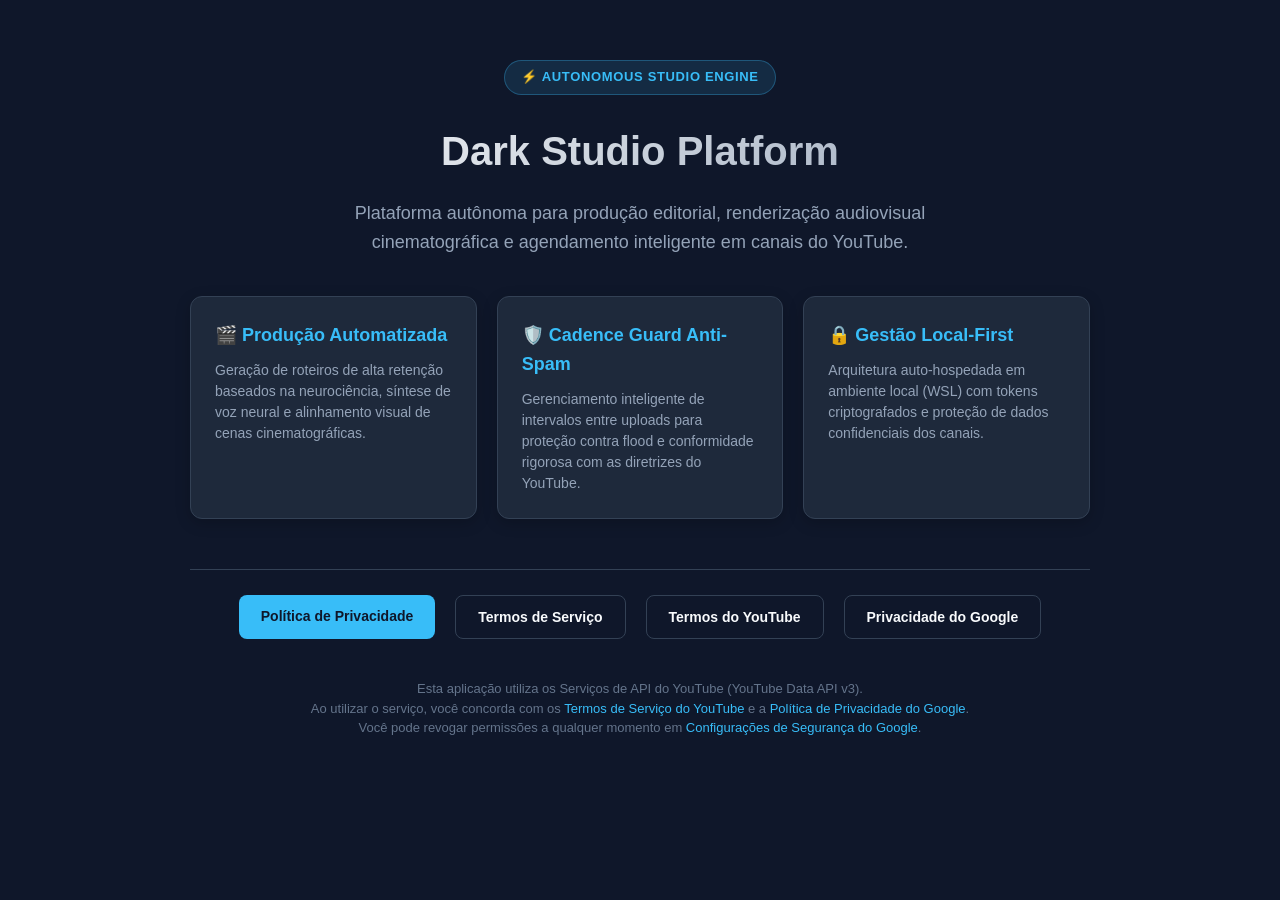
<file: docs/index.html>
<!DOCTYPE html>
<html lang="pt-BR">
<head>
  <meta charset="UTF-8">
  <meta name="viewport" content="width=device-width, initial-scale=1.0">
  <title>Dark Studio Platform — Autonomous YouTube Production Studio</title>
  <style>
    :root {
      --bg: #0F172A;
      --card-bg: #1E293B;
      --text: #F8FAFC;
      --text-muted: #94A3B8;
      --primary: #38BDF8;
      --accent: #10B981;
      --border: #334155;
    }
    * { box-sizing: border-box; margin: 0; padding: 0; }
    body {
      font-family: -apple-system, BlinkMacSystemFont, "Segoe UI", Roboto, Helvetica, Arial, sans-serif;
      background-color: var(--bg);
      color: var(--text);
      line-height: 1.6;
      padding: 60px 20px;
    }
    .container {
      max-width: 900px;
      margin: 0 auto;
      text-align: center;
    }
    .logo-badge {
      display: inline-flex;
      align-items: center;
      gap: 8px;
      padding: 6px 16px;
      border-radius: 9999px;
      background: rgba(56, 189, 248, 0.12);
      border: 1px solid rgba(56, 189, 248, 0.3);
      color: var(--primary);
      font-size: 13px;
      font-weight: 600;
      margin-bottom: 24px;
      letter-spacing: 0.05em;
    }
    h1 {
      font-size: 40px;
      font-weight: 800;
      margin-bottom: 16px;
      background: linear-gradient(135deg, #FFFFFF 0%, #94A3B8 100%);
      -webkit-background-clip: text;
      -webkit-text-fill-color: transparent;
    }
    .subtitle {
      font-size: 18px;
      color: var(--text-muted);
      max-width: 680px;
      margin: 0 auto 40px;
    }
    .grid {
      display: grid;
      grid-template-columns: repeat(auto-fit, minmax(260px, 1fr));
      gap: 20px;
      text-align: left;
      margin-bottom: 50px;
    }
    .card {
      background: var(--card-bg);
      border: 1px solid var(--border);
      border-radius: 12px;
      padding: 24px;
      box-shadow: 0 4px 15px rgba(0, 0, 0, 0.2);
    }
    .card h3 { font-size: 18px; margin-bottom: 10px; color: var(--primary); }
    .card p { font-size: 14px; color: var(--text-muted); line-height: 1.5; }
    .links-bar {
      display: flex;
      justify-content: center;
      gap: 20px;
      flex-wrap: wrap;
      margin-top: 30px;
      padding-top: 25px;
      border-top: 1px solid var(--border);
    }
    .btn {
      display: inline-block;
      padding: 10px 22px;
      border-radius: 8px;
      font-size: 14px;
      font-weight: 600;
      text-decoration: none;
      transition: all 0.2s;
    }
    .btn-primary { background: var(--primary); color: #0F172A; }
    .btn-primary:hover { background: #7DD3FC; }
    .btn-outline { background: transparent; color: var(--text); border: 1px solid var(--border); }
    .btn-outline:hover { background: rgba(255, 255, 255, 0.05); border-color: var(--text-muted); }
    .yt-compliance-notice {
      margin-top: 40px;
      font-size: 13px;
      color: #64748B;
      line-height: 1.5;
    }
    .yt-compliance-notice a { color: var(--primary); text-decoration: none; }
    .yt-compliance-notice a:hover { text-decoration: underline; }
  </style>
</head>
<body>
  <div class="container">
    <div class="logo-badge">⚡ AUTONOMOUS STUDIO ENGINE</div>
    <h1>Dark Studio Platform</h1>
    <p class="subtitle">Plataforma autônoma para produção editorial, renderização audiovisual cinematográfica e agendamento inteligente em canais do YouTube.</p>

    <div class="grid">
      <div class="card">
        <h3>🎬 Produção Automatizada</h3>
        <p>Geração de roteiros de alta retenção baseados na neurociência, síntese de voz neural e alinhamento visual de cenas cinematográficas.</p>
      </div>
      <div class="card">
        <h3>🛡️ Cadence Guard Anti-Spam</h3>
        <p>Gerenciamento inteligente de intervalos entre uploads para proteção contra flood e conformidade rigorosa com as diretrizes do YouTube.</p>
      </div>
      <div class="card">
        <h3>🔒 Gestão Local-First</h3>
        <p>Arquitetura auto-hospedada em ambiente local (WSL) com tokens criptografados e proteção de dados confidenciais dos canais.</p>
      </div>
    </div>

    <div class="links-bar">
      <a href="privacy.html" class="btn btn-primary">Política de Privacidade</a>
      <a href="terms.html" class="btn btn-outline">Termos de Serviço</a>
      <a href="https://www.youtube.com/t/terms" target="_blank" rel="noopener" class="btn btn-outline">Termos do YouTube</a>
      <a href="https://policies.google.com/privacy" target="_blank" rel="noopener" class="btn btn-outline">Privacidade do Google</a>
    </div>

    <div class="yt-compliance-notice">
      Esta aplicação utiliza os Serviços de API do YouTube (YouTube Data API v3).<br>
      Ao utilizar o serviço, você concorda com os <a href="https://www.youtube.com/t/terms" target="_blank" rel="noopener">Termos de Serviço do YouTube</a> e a <a href="https://policies.google.com/privacy" target="_blank" rel="noopener">Política de Privacidade do Google</a>.<br>
      Você pode revogar permissões a qualquer momento em <a href="https://myaccount.google.com/permissions" target="_blank" rel="noopener">Configurações de Segurança do Google</a>.
    </div>
  </div>
</body>
</html>
</file>
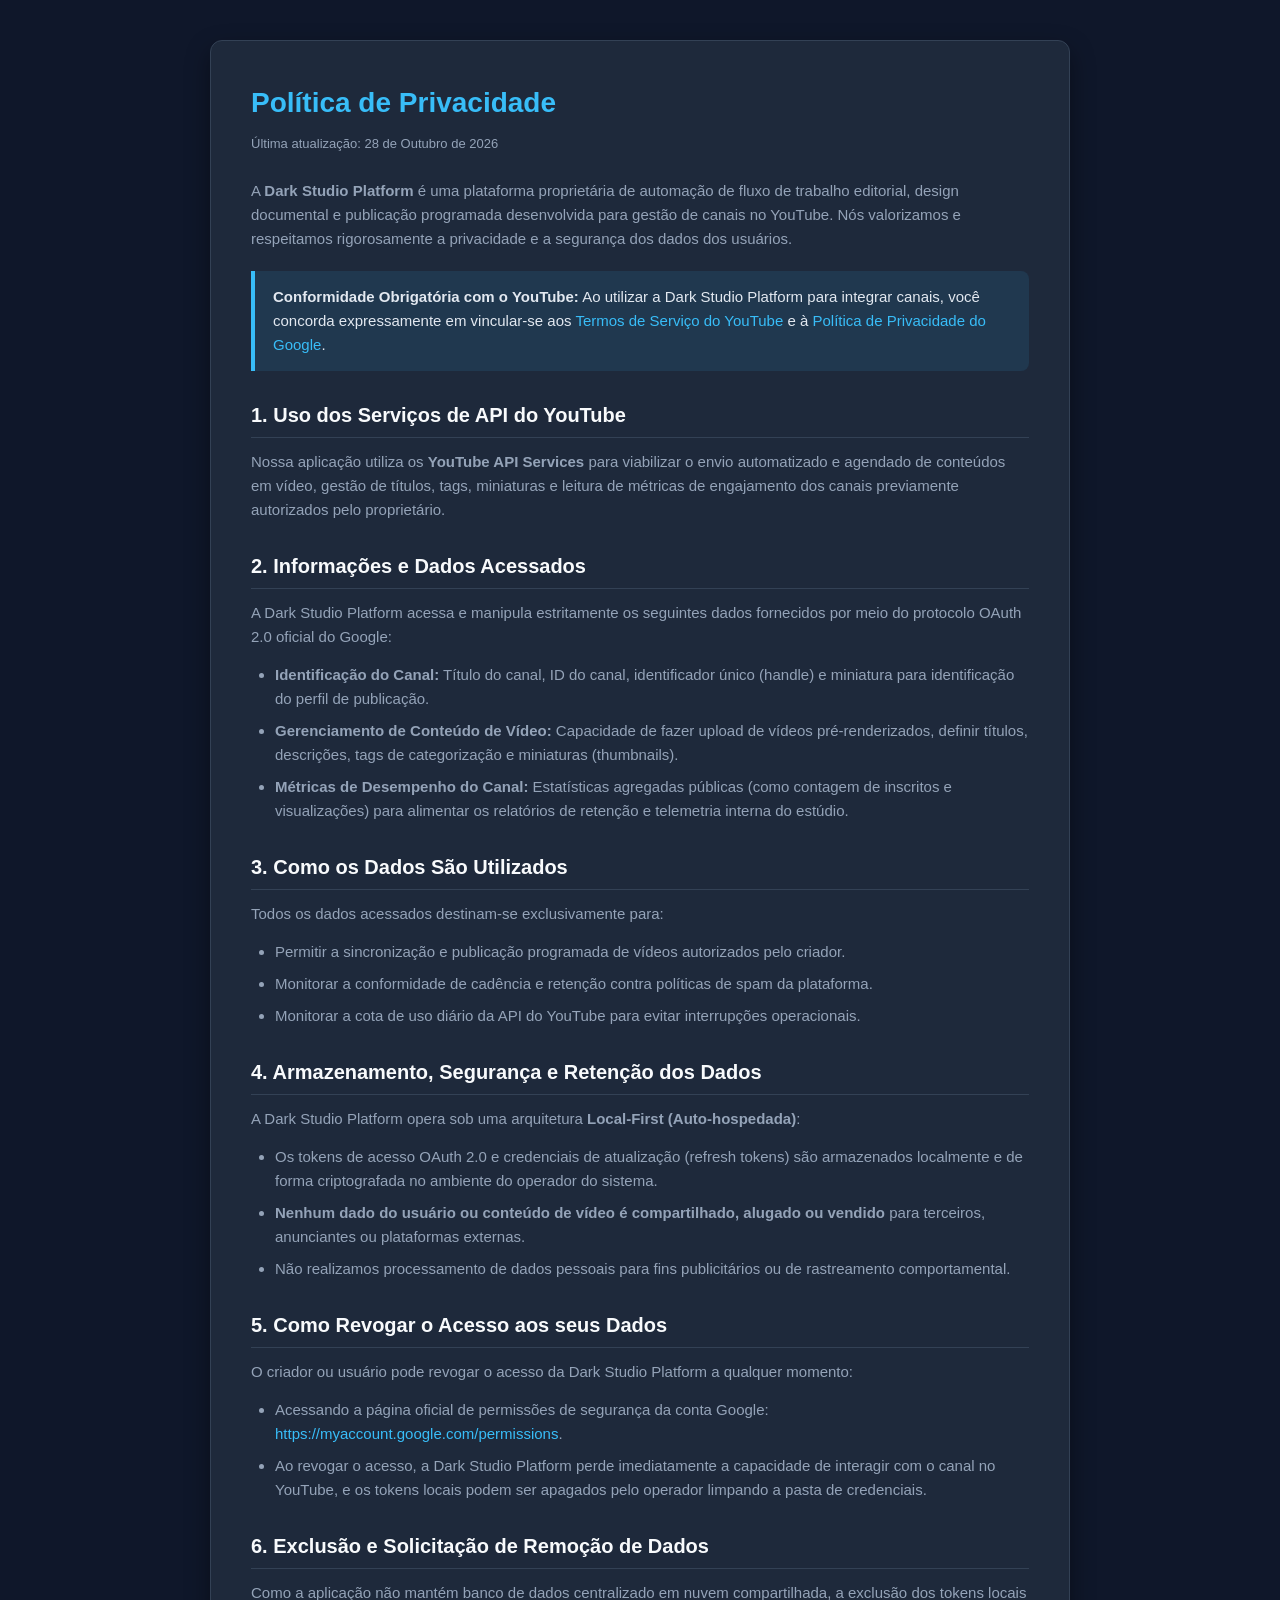
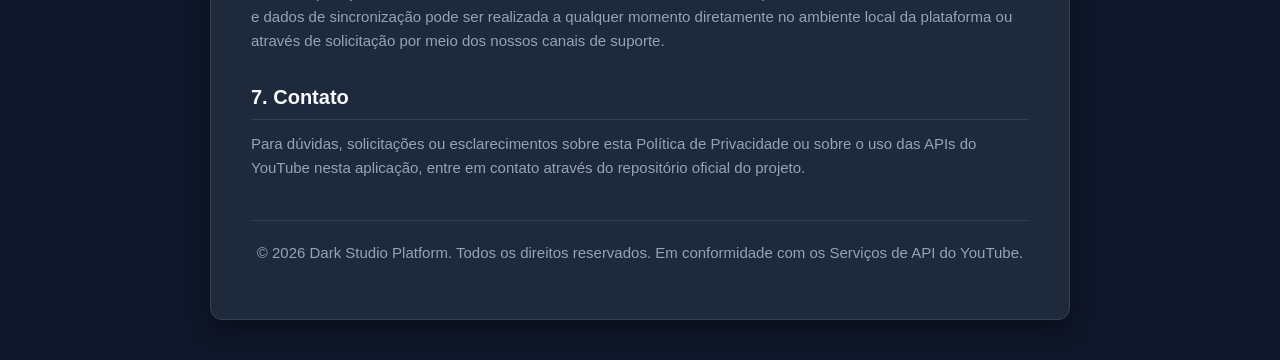
<file: docs/privacy.html>
<!DOCTYPE html>
<html lang="pt-BR">
<head>
  <meta charset="UTF-8">
  <meta name="viewport" content="width=device-width, initial-scale=1.0">
  <title>Política de Privacidade — Dark Studio Platform</title>
  <style>
    :root {
      --bg: #0F172A;
      --card-bg: #1E293B;
      --text: #F8FAFC;
      --text-muted: #94A3B8;
      --primary: #38BDF8;
      --border: #334155;
    }
    * { box-sizing: border-box; margin: 0; padding: 0; }
    body {
      font-family: -apple-system, BlinkMacSystemFont, "Segoe UI", Roboto, Helvetica, Arial, sans-serif;
      background-color: var(--bg);
      color: var(--text);
      line-height: 1.6;
      padding: 40px 20px;
    }
    .container {
      max-width: 860px;
      margin: 0 auto;
      background: var(--card-bg);
      padding: 40px;
      border-radius: 12px;
      border: 1px solid var(--border);
      box-shadow: 0 10px 25px rgba(0, 0, 0, 0.4);
    }
    h1 { font-size: 28px; margin-bottom: 8px; color: var(--primary); }
    .updated { font-size: 13px; color: var(--text-muted); margin-bottom: 24px; }
    h2 { font-size: 20px; margin-top: 28px; margin-bottom: 12px; border-bottom: 1px solid var(--border); padding-bottom: 6px; }
    p, li { font-size: 15px; color: var(--text-muted); margin-bottom: 14px; }
    ul { margin-left: 24px; margin-bottom: 16px; }
    li { margin-bottom: 8px; }
    a { color: var(--primary); text-decoration: none; }
    a:hover { text-decoration: underline; }
    .callout {
      background: rgba(56, 189, 248, 0.1);
      border-left: 4px solid var(--primary);
      padding: 14px 18px;
      margin: 20px 0;
      border-radius: 0 8px 8px 0;
    }
    .callout p { color: #E2E8F0; margin-bottom: 0; }
    footer { margin-top: 40px; font-size: 13px; text-align: center; color: var(--text-muted); border-top: 1px solid var(--border); padding-top: 20px; }
  </style>
</head>
<body>
  <div class="container">
    <h1>Política de Privacidade</h1>
    <div class="updated">Última atualização: 28 de Outubro de 2026</div>

    <p>A <strong>Dark Studio Platform</strong> é uma plataforma proprietária de automação de fluxo de trabalho editorial, design documental e publicação programada desenvolvida para gestão de canais no YouTube. Nós valorizamos e respeitamos rigorosamente a privacidade e a segurança dos dados dos usuários.</p>

    <div class="callout">
      <p><strong>Conformidade Obrigatória com o YouTube:</strong> Ao utilizar a Dark Studio Platform para integrar canais, você concorda expressamente em vincular-se aos <a href="https://www.youtube.com/t/terms" target="_blank" rel="noopener">Termos de Serviço do YouTube</a> e à <a href="https://policies.google.com/privacy" target="_blank" rel="noopener">Política de Privacidade do Google</a>.</p>
    </div>

    <h2>1. Uso dos Serviços de API do YouTube</h2>
    <p>Nossa aplicação utiliza os <strong>YouTube API Services</strong> para viabilizar o envio automatizado e agendado de conteúdos em vídeo, gestão de títulos, tags, miniaturas e leitura de métricas de engajamento dos canais previamente autorizados pelo proprietário.</p>

    <h2>2. Informações e Dados Acessados</h2>
    <p>A Dark Studio Platform acessa e manipula estritamente os seguintes dados fornecidos por meio do protocolo OAuth 2.0 oficial do Google:</p>
    <ul>
      <li><strong>Identificação do Canal:</strong> Título do canal, ID do canal, identificador único (handle) e miniatura para identificação do perfil de publicação.</li>
      <li><strong>Gerenciamento de Conteúdo de Vídeo:</strong> Capacidade de fazer upload de vídeos pré-renderizados, definir títulos, descrições, tags de categorização e miniaturas (thumbnails).</li>
      <li><strong>Métricas de Desempenho do Canal:</strong> Estatísticas agregadas públicas (como contagem de inscritos e visualizações) para alimentar os relatórios de retenção e telemetria interna do estúdio.</li>
    </ul>

    <h2>3. Como os Dados São Utilizados</h2>
    <p>Todos os dados acessados destinam-se exclusivamente para:</p>
    <ul>
      <li>Permitir a sincronização e publicação programada de vídeos autorizados pelo criador.</li>
      <li>Monitorar a conformidade de cadência e retenção contra políticas de spam da plataforma.</li>
      <li>Monitorar a cota de uso diário da API do YouTube para evitar interrupções operacionais.</li>
    </ul>

    <h2>4. Armazenamento, Segurança e Retenção dos Dados</h2>
    <p>A Dark Studio Platform opera sob uma arquitetura <strong>Local-First (Auto-hospedada)</strong>:</p>
    <ul>
      <li>Os tokens de acesso OAuth 2.0 e credenciais de atualização (refresh tokens) são armazenados localmente e de forma criptografada no ambiente do operador do sistema.</li>
      <li><strong>Nenhum dado do usuário ou conteúdo de vídeo é compartilhado, alugado ou vendido</strong> para terceiros, anunciantes ou plataformas externas.</li>
      <li>Não realizamos processamento de dados pessoais para fins publicitários ou de rastreamento comportamental.</li>
    </ul>

    <h2>5. Como Revogar o Acesso aos seus Dados</h2>
    <p>O criador ou usuário pode revogar o acesso da Dark Studio Platform a qualquer momento:</p>
    <ul>
      <li>Acessando a página oficial de permissões de segurança da conta Google: <a href="https://myaccount.google.com/permissions" target="_blank" rel="noopener">https://myaccount.google.com/permissions</a>.</li>
      <li>Ao revogar o acesso, a Dark Studio Platform perde imediatamente a capacidade de interagir com o canal no YouTube, e os tokens locais podem ser apagados pelo operador limpando a pasta de credenciais.</li>
    </ul>

    <h2>6. Exclusão e Solicitação de Remoção de Dados</h2>
    <p>Como a aplicação não mantém banco de dados centralizado em nuvem compartilhada, a exclusão dos tokens locais e dados de sincronização pode ser realizada a qualquer momento diretamente no ambiente local da plataforma ou através de solicitação por meio dos nossos canais de suporte.</p>

    <h2>7. Contato</h2>
    <p>Para dúvidas, solicitações ou esclarecimentos sobre esta Política de Privacidade ou sobre o uso das APIs do YouTube nesta aplicação, entre em contato através do repositório oficial do projeto.</p>

    <footer>
      <p>&copy; 2026 Dark Studio Platform. Todos os direitos reservados. Em conformidade com os Serviços de API do YouTube.</p>
    </footer>
  </div>
</body>
</html>
</file>
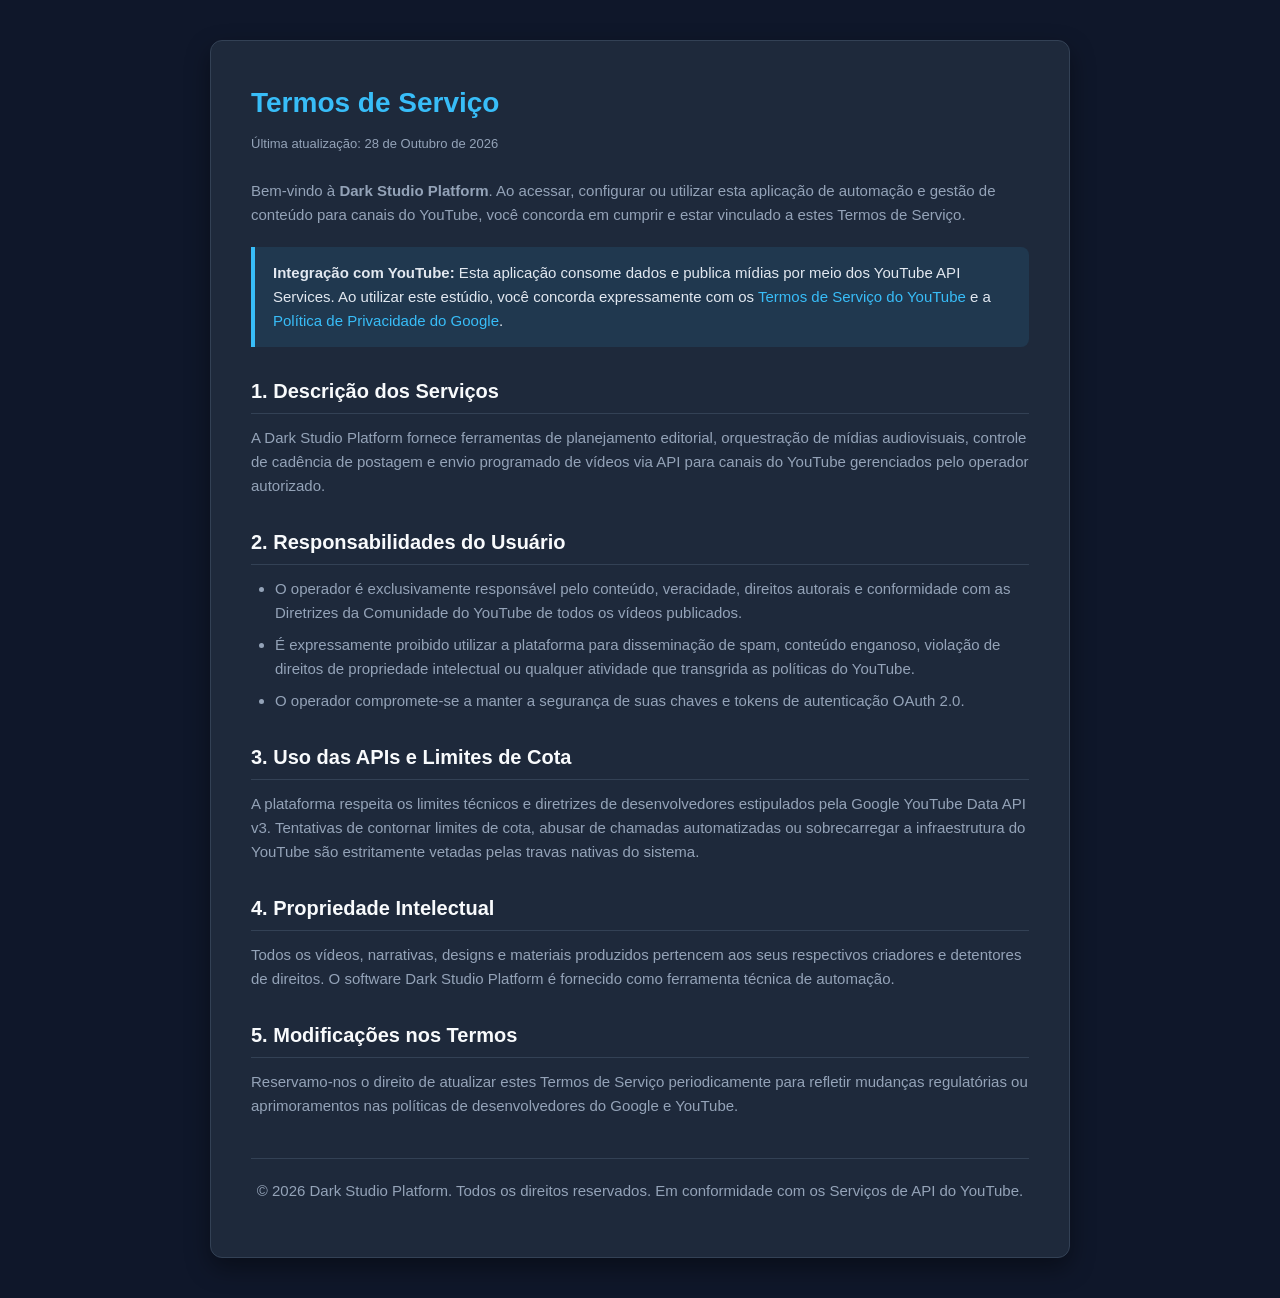
<file: docs/terms.html>
<!DOCTYPE html>
<html lang="pt-BR">
<head>
  <meta charset="UTF-8">
  <meta name="viewport" content="width=device-width, initial-scale=1.0">
  <title>Termos de Serviço — Dark Studio Platform</title>
  <style>
    :root {
      --bg: #0F172A;
      --card-bg: #1E293B;
      --text: #F8FAFC;
      --text-muted: #94A3B8;
      --primary: #38BDF8;
      --border: #334155;
    }
    * { box-sizing: border-box; margin: 0; padding: 0; }
    body {
      font-family: -apple-system, BlinkMacSystemFont, "Segoe UI", Roboto, Helvetica, Arial, sans-serif;
      background-color: var(--bg);
      color: var(--text);
      line-height: 1.6;
      padding: 40px 20px;
    }
    .container {
      max-width: 860px;
      margin: 0 auto;
      background: var(--card-bg);
      padding: 40px;
      border-radius: 12px;
      border: 1px solid var(--border);
      box-shadow: 0 10px 25px rgba(0, 0, 0, 0.4);
    }
    h1 { font-size: 28px; margin-bottom: 8px; color: var(--primary); }
    .updated { font-size: 13px; color: var(--text-muted); margin-bottom: 24px; }
    h2 { font-size: 20px; margin-top: 28px; margin-bottom: 12px; border-bottom: 1px solid var(--border); padding-bottom: 6px; }
    p, li { font-size: 15px; color: var(--text-muted); margin-bottom: 14px; }
    ul { margin-left: 24px; margin-bottom: 16px; }
    li { margin-bottom: 8px; }
    a { color: var(--primary); text-decoration: none; }
    a:hover { text-decoration: underline; }
    .callout {
      background: rgba(56, 189, 248, 0.1);
      border-left: 4px solid var(--primary);
      padding: 14px 18px;
      margin: 20px 0;
      border-radius: 0 8px 8px 0;
    }
    .callout p { color: #E2E8F0; margin-bottom: 0; }
    footer { margin-top: 40px; font-size: 13px; text-align: center; color: var(--text-muted); border-top: 1px solid var(--border); padding-top: 20px; }
  </style>
</head>
<body>
  <div class="container">
    <h1>Termos de Serviço</h1>
    <div class="updated">Última atualização: 28 de Outubro de 2026</div>

    <p>Bem-vindo à <strong>Dark Studio Platform</strong>. Ao acessar, configurar ou utilizar esta aplicação de automação e gestão de conteúdo para canais do YouTube, você concorda em cumprir e estar vinculado a estes Termos de Serviço.</p>

    <div class="callout">
      <p><strong>Integração com YouTube:</strong> Esta aplicação consome dados e publica mídias por meio dos YouTube API Services. Ao utilizar este estúdio, você concorda expressamente com os <a href="https://www.youtube.com/t/terms" target="_blank" rel="noopener">Termos de Serviço do YouTube</a> e a <a href="https://policies.google.com/privacy" target="_blank" rel="noopener">Política de Privacidade do Google</a>.</p>
    </div>

    <h2>1. Descrição dos Serviços</h2>
    <p>A Dark Studio Platform fornece ferramentas de planejamento editorial, orquestração de mídias audiovisuais, controle de cadência de postagem e envio programado de vídeos via API para canais do YouTube gerenciados pelo operador autorizado.</p>

    <h2>2. Responsabilidades do Usuário</h2>
    <ul>
      <li>O operador é exclusivamente responsável pelo conteúdo, veracidade, direitos autorais e conformidade com as Diretrizes da Comunidade do YouTube de todos os vídeos publicados.</li>
      <li>É expressamente proibido utilizar a plataforma para disseminação de spam, conteúdo enganoso, violação de direitos de propriedade intelectual ou qualquer atividade que transgrida as políticas do YouTube.</li>
      <li>O operador compromete-se a manter a segurança de suas chaves e tokens de autenticação OAuth 2.0.</li>
    </ul>

    <h2>3. Uso das APIs e Limites de Cota</h2>
    <p>A plataforma respeita os limites técnicos e diretrizes de desenvolvedores estipulados pela Google YouTube Data API v3. Tentativas de contornar limites de cota, abusar de chamadas automatizadas ou sobrecarregar a infraestrutura do YouTube são estritamente vetadas pelas travas nativas do sistema.</p>

    <h2>4. Propriedade Intelectual</h2>
    <p>Todos os vídeos, narrativas, designs e materiais produzidos pertencem aos seus respectivos criadores e detentores de direitos. O software Dark Studio Platform é fornecido como ferramenta técnica de automação.</p>

    <h2>5. Modificações nos Termos</h2>
    <p>Reservamo-nos o direito de atualizar estes Termos de Serviço periodicamente para refletir mudanças regulatórias ou aprimoramentos nas políticas de desenvolvedores do Google e YouTube.</p>

    <footer>
      <p>&copy; 2026 Dark Studio Platform. Todos os direitos reservados. Em conformidade com os Serviços de API do YouTube.</p>
    </footer>
  </div>
</body>
</html>
</file>
